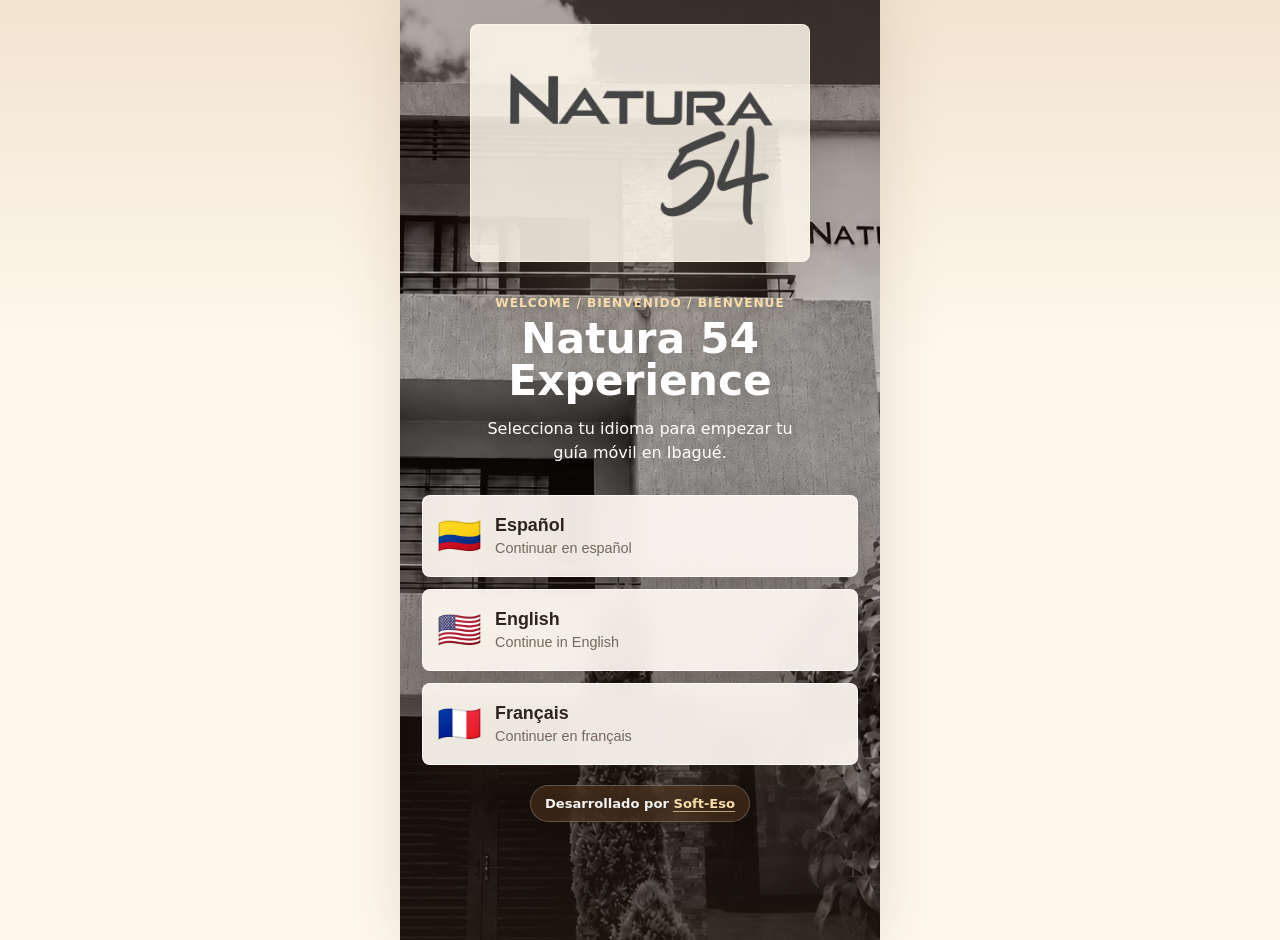
<file: index.html>
<!doctype html>
<html lang="es">
  <head>
    <meta charset="UTF-8" />
    <meta name="viewport" content="width=device-width, initial-scale=1, viewport-fit=cover" />
    <meta name="theme-color" content="#7a5433" />
    <title>Natura 54 Experience</title>
    <link rel="stylesheet" href="styles.css?v=34" />
  </head>
  <body>
    <main class="app-shell">
      <section class="screen language-screen is-active" id="languageScreen" aria-label="Language selection">
        <div class="brand-mark" aria-label="Natura 54 logo">
          <img src="assets/logo-natura.png" alt="Natura 54" />
        </div>
        <div class="language-copy">
          <p class="eyebrow">Welcome / Bienvenido / Bienvenue</p>
          <h1>Natura 54 Experience</h1>
          <p>Selecciona tu idioma para empezar tu guía móvil en Ibagué.</p>
        </div>
        <div class="language-actions">
          <button class="language-card" type="button" data-language="es">
            <span class="flag" aria-hidden="true">🇨🇴</span>
            <span>
              <strong>Español</strong>
              <small>Continuar en español</small>
            </span>
          </button>
          <button class="language-card" type="button" data-language="en">
            <span class="flag" aria-hidden="true">🇺🇸</span>
            <span>
              <strong>English</strong>
              <small>Continue in English</small>
            </span>
          </button>
          <button class="language-card" type="button" data-language="fr">
            <span class="flag" aria-hidden="true">🇫🇷</span>
            <span>
              <strong>Français</strong>
              <small>Continuer en français</small>
            </span>
          </button>
        </div>
        <footer class="site-footer site-footer--light">
          <span data-i18n="developedBy">Desarrollado por</span> <a href="https://www.soft-eso.com/" target="_blank" rel="noreferrer">Soft-Eso</a>
        </footer>
      </section>

      <section class="screen guide-screen" id="guideScreen" aria-label="Natura 54 guide">
        <header class="topbar">
          <button class="icon-button" id="backToLanguage" type="button" aria-label="Cambiar idioma"><svg class="nav-arrow-svg nav-arrow-svg--back" viewBox="0 0 24 24" aria-hidden="true"><path d="M15 5 8 12l7 7" /></svg></button>
          <div>
            <span class="mini-label" data-i18n="topLabel">Guía para huéspedes</span>
            <h1>Natura 54 Experience</h1>
          </div>
          <button class="language-pill" id="languageToggle" type="button">ES</button>
        </header>

        <article class="welcome-panel">
          <section class="hero-actions" aria-label="Acciones principales">
            <button class="navigation-card" id="openChoices" type="button">
              <span class="navigation-card__icon" aria-hidden="true">📍</span>
              <span class="navigation-card__copy">
                <strong data-i18n="exploreNearby">Explora cerca de Natura 54</strong>
                <small data-i18n="exploreNearbyDescription">Restaurantes, compras, turismo y planes</small>
              </span>
              <span class="navigation-card__arrow" aria-hidden="true"><svg class="nav-arrow-svg" viewBox="0 0 24 24"><path d="m9 5 7 7-7 7" /></svg></span>
            </button>
            <a class="navigation-card" href="rooms.html">
              <span class="navigation-card__icon" aria-hidden="true">🏡</span>
              <span class="navigation-card__copy">
                <strong data-i18n="stayWithUs">Quiero alojarme</strong>
                <small data-i18n="stayWithUsDescription">Fotos, información y contacto</small>
              </span>
              <span class="navigation-card__arrow" aria-hidden="true"><svg class="nav-arrow-svg" viewBox="0 0 24 24"><path d="m9 5 7 7-7 7" /></svg></span>
            </a>
          </section>
          <div class="building-photo" aria-label="Fotos de la fachada de Natura 54">
            <figure class="building-slide">
              <img src="assets/fachada1.png" alt="Fachada principal de Natura 54" />
            </figure>
            <figure class="building-slide">
              <img src="assets/fachada2.png" alt="Fachada lateral de Natura 54" />
            </figure>
          </div>
          <div class="building-hint" data-i18n="photoHint">Desliza para ver más fotos</div>
          <div class="content-block">
            <h2 data-i18n="welcomeTitle">Bienvenido a Natura 54 Experience 🌿</h2>
            <p data-i18n-html="welcomeOne">
              <strong>Un lugar, tres espacios para disfrutar de una estadía cómoda y especial:</strong> un apartamento y dos
              apartaestudios, ubicados en una zona privilegiada de Ibagué, en la <strong>Milla de Oro de la ciudad.</strong><br /><br />
              Nuestra ubicación te permite tener todo lo que necesitas muy cerca: <strong>centros comerciales, almacenes de
              cadena, restaurantes, cafés, clínicas, entidades bancarias y diferentes opciones de entretenimiento,</strong>
              <strong>todo muy cerca.</strong>
            </p>
            <p data-i18n-html="welcomeTwo">
              Además, hemos creado esta guía para acompañarte durante tu estadía. Aquí encontrarás <strong>planes turísticos,
              experiencias, gastronomía y lugares recomendados</strong> para descubrir y disfrutar Ibagué.
            </p>
            <p class="closing" data-i18n-html="welcomeThree">
              <strong>Explora nuestras recomendaciones, conoce la ciudad y vive Ibagué de la mejor manera.</strong><br /><br />
              Bienvenido a Natura 54 Experience. <strong>Tu experiencia comienza aquí.</strong>
            </p>
          </div>
        </article>

        <section class="location-band" aria-label="Natura 54 location">
          <div>
            <span class="mini-label" data-i18n="addressLabel">Dirección</span>
            <p>Calle 54 # 7B - 48, Ibagué, Tolima</p>
          </div>
          <a class="route-button" href="https://www.google.com/maps/search/?api=1&query=Calle%2054%20%237B-48%2C%20Ibagu%C3%A9%2C%20Tolima" target="_blank" rel="noreferrer" data-i18n="route">
            Cómo llegar
          </a>
          <a class="route-button whatsapp-button" href="https://api.whatsapp.com/send?phone=573153256089" target="_blank" rel="noreferrer" data-whatsapp>
            WhatsApp
          </a>
        </section>

        <footer class="site-footer">
          <span data-i18n="developedBy">Desarrollado por</span> <a href="https://www.soft-eso.com/" target="_blank" rel="noreferrer">Soft-Eso</a>
        </footer>
      </section>

      <section class="screen choices-screen" id="choicesScreen" aria-label="Opciones de experiencia">
        <header class="topbar">
          <button class="icon-button" id="backToGuide" type="button" aria-label="Volver"><svg class="nav-arrow-svg nav-arrow-svg--back" viewBox="0 0 24 24" aria-hidden="true"><path d="M15 5 8 12l7 7" /></svg></button>
          <div>
            <span class="mini-label" data-i18n="topLabel">Guía para huéspedes</span>
            <h1 data-i18n="whatToday">¿Qué quieres hacer hoy?</h1>
          </div>
          <button class="language-pill" id="choicesLanguageToggle" type="button">ES</button>
        </header>

        <section class="choices-hero">
          <p class="eyebrow">Natura 54</p>
          <h2 data-i18n="chooseTitle">Elige una experiencia</h2>
          <p data-i18n="chooseText">Selecciona una categoría para ver recomendaciones cercanas y organizadas para tu estadía.</p>
        </section>

        <div class="choice-grid choice-grid-page" id="choiceGrid" aria-label="Opciones de experiencia">
          <button class="choice-button choice-gastronomy" type="button" data-category="gastronomy">
            <span class="choice-icon">🍽️</span>
            <span class="choice-arrow" aria-hidden="true"><svg class="nav-arrow-svg" viewBox="0 0 24 24"><path d="m9 5 7 7-7 7" /></svg></span>
            <strong data-i18n="gastronomy">Gastronomía</strong>
            <p data-i18n="gastronomyChoice">Restaurantes, cafés y sabores que no te puedes perder.</p>
          </button>
          <button class="choice-button choice-shopping" type="button" data-category="shopping">
            <span class="choice-icon">🛍️</span>
            <span class="choice-arrow" aria-hidden="true"><svg class="nav-arrow-svg" viewBox="0 0 24 24"><path d="m9 5 7 7-7 7" /></svg></span>
            <strong data-i18n="shopping">Comprar</strong>
            <p data-i18n="shoppingChoice">Tiendas, mercados y servicios útiles cerca de ti.</p>
          </button>
          <button class="choice-button choice-tourism" type="button" data-category="tourism">
            <span class="choice-icon">🌄</span>
            <span class="choice-arrow" aria-hidden="true"><svg class="nav-arrow-svg" viewBox="0 0 24 24"><path d="m9 5 7 7-7 7" /></svg></span>
            <strong data-i18n="tourism">Turismo</strong>
            <p data-i18n="tourismChoice">Atracciones, naturaleza y planes para explorar Ibagué.</p>
          </button>
          <button class="choice-button choice-sports" type="button" data-category="sports">
            <span class="choice-icon">⚽</span>
            <span class="choice-arrow" aria-hidden="true"><svg class="nav-arrow-svg" viewBox="0 0 24 24"><path d="m9 5 7 7-7 7" /></svg></span>
            <strong data-i18n="sports">Deportes</strong>
            <p data-i18n="sportsChoice">Actividades deportivas y lugares para mantenerte activo.</p>
          </button>
        </div>

        <aside class="nearby-note">
          <span aria-hidden="true">📍</span>
          <div>
            <strong data-i18n="nearbyTitle">Recomendaciones cerca de ti</strong>
            <p data-i18n="nearbyText">Todas las sugerencias están organizadas para que aproveches mejor tu tiempo durante tu hospedaje en Natura 54.</p>
          </div>
        </aside>
      </section>

      <section class="screen results-screen" id="resultsScreen" aria-label="Recomendaciones">
        <header class="topbar">
          <button class="icon-button" id="backToChoices" type="button" aria-label="Volver"><svg class="nav-arrow-svg nav-arrow-svg--back" viewBox="0 0 24 24" aria-hidden="true"><path d="M15 5 8 12l7 7" /></svg></button>
          <div>
            <span class="mini-label" data-i18n="topLabel">Guía para huéspedes</span>
            <h1 id="resultsTitle">Recomendaciones</h1>
          </div>
          <button class="language-pill" id="resultsLanguageToggle" type="button">ES</button>
        </header>

        <section class="recommendations" id="recommendations" aria-live="polite"></section>
      </section>
    </main>
    <script src="whatsapp.js?v=4"></script>
    <script src="carousel-indicators.js?v=2"></script>
    <script src="script.js?v=26"></script>
  </body>
</html>
</file>
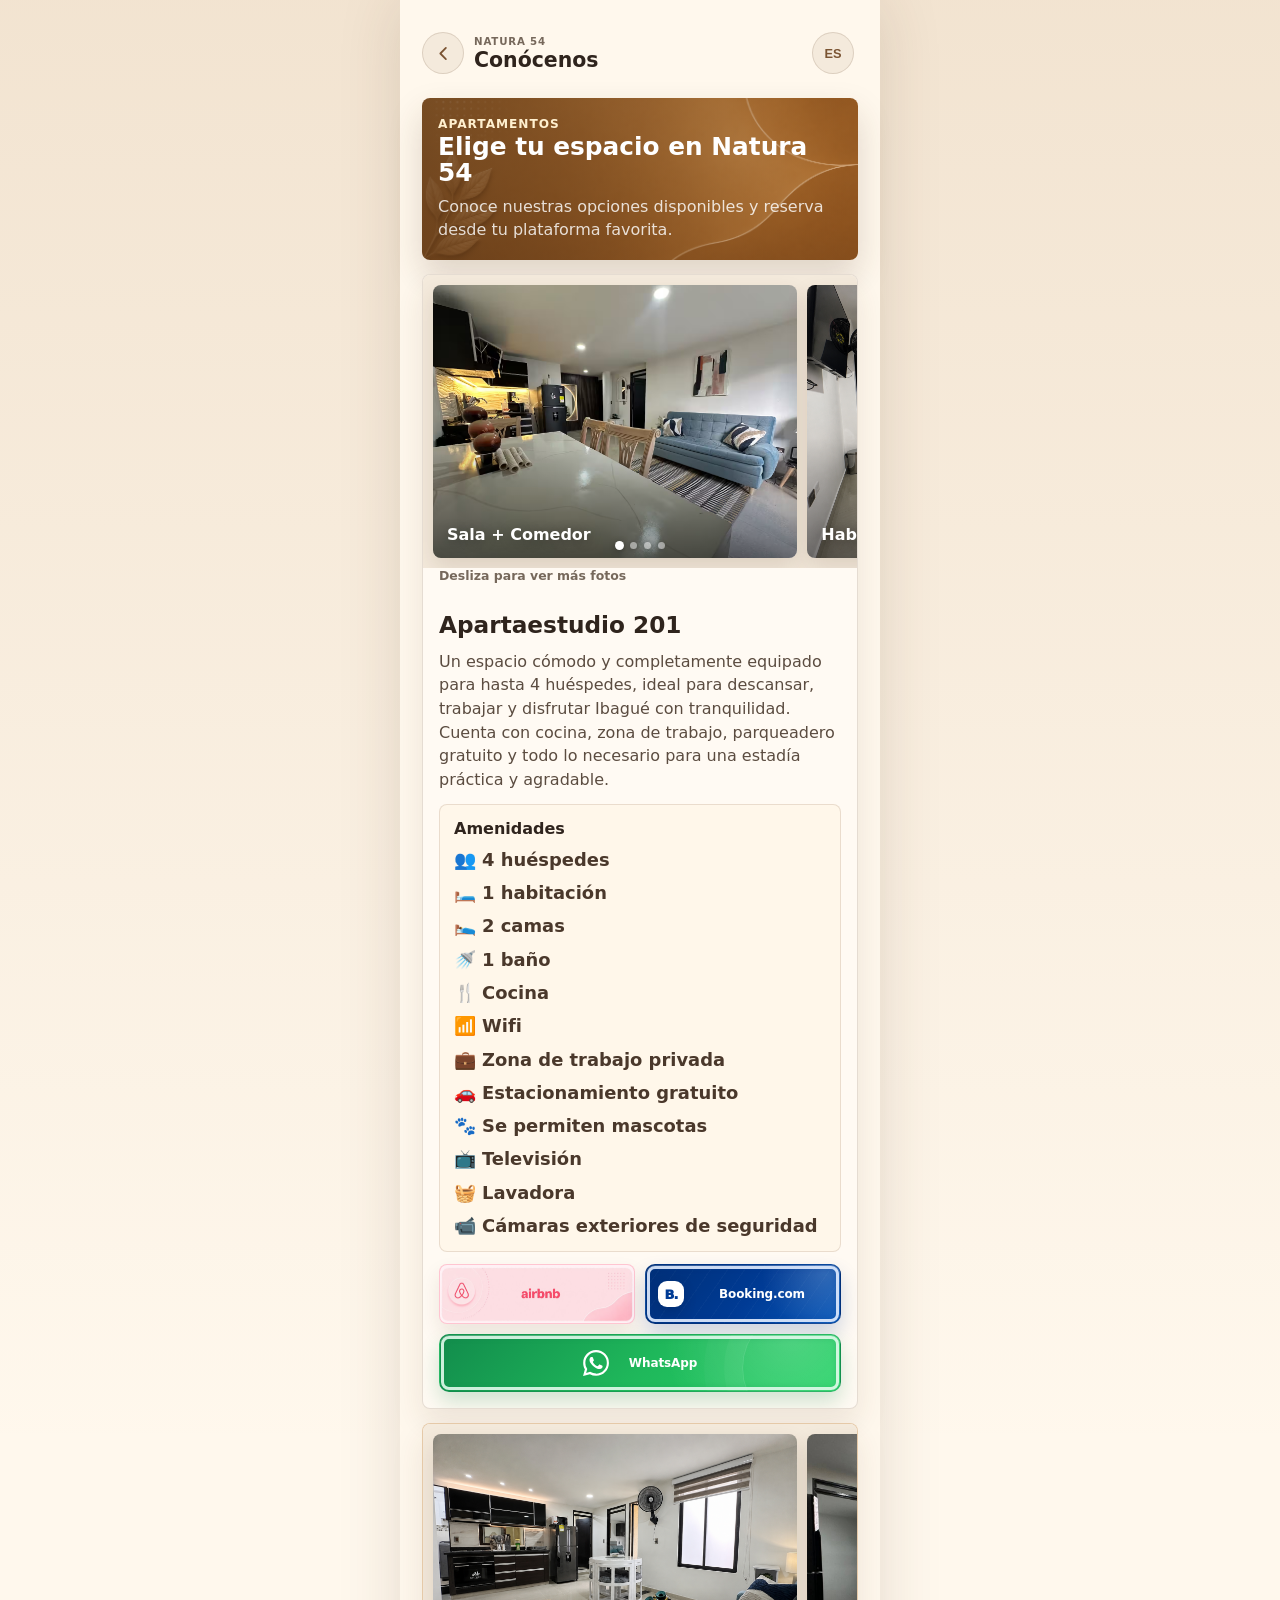
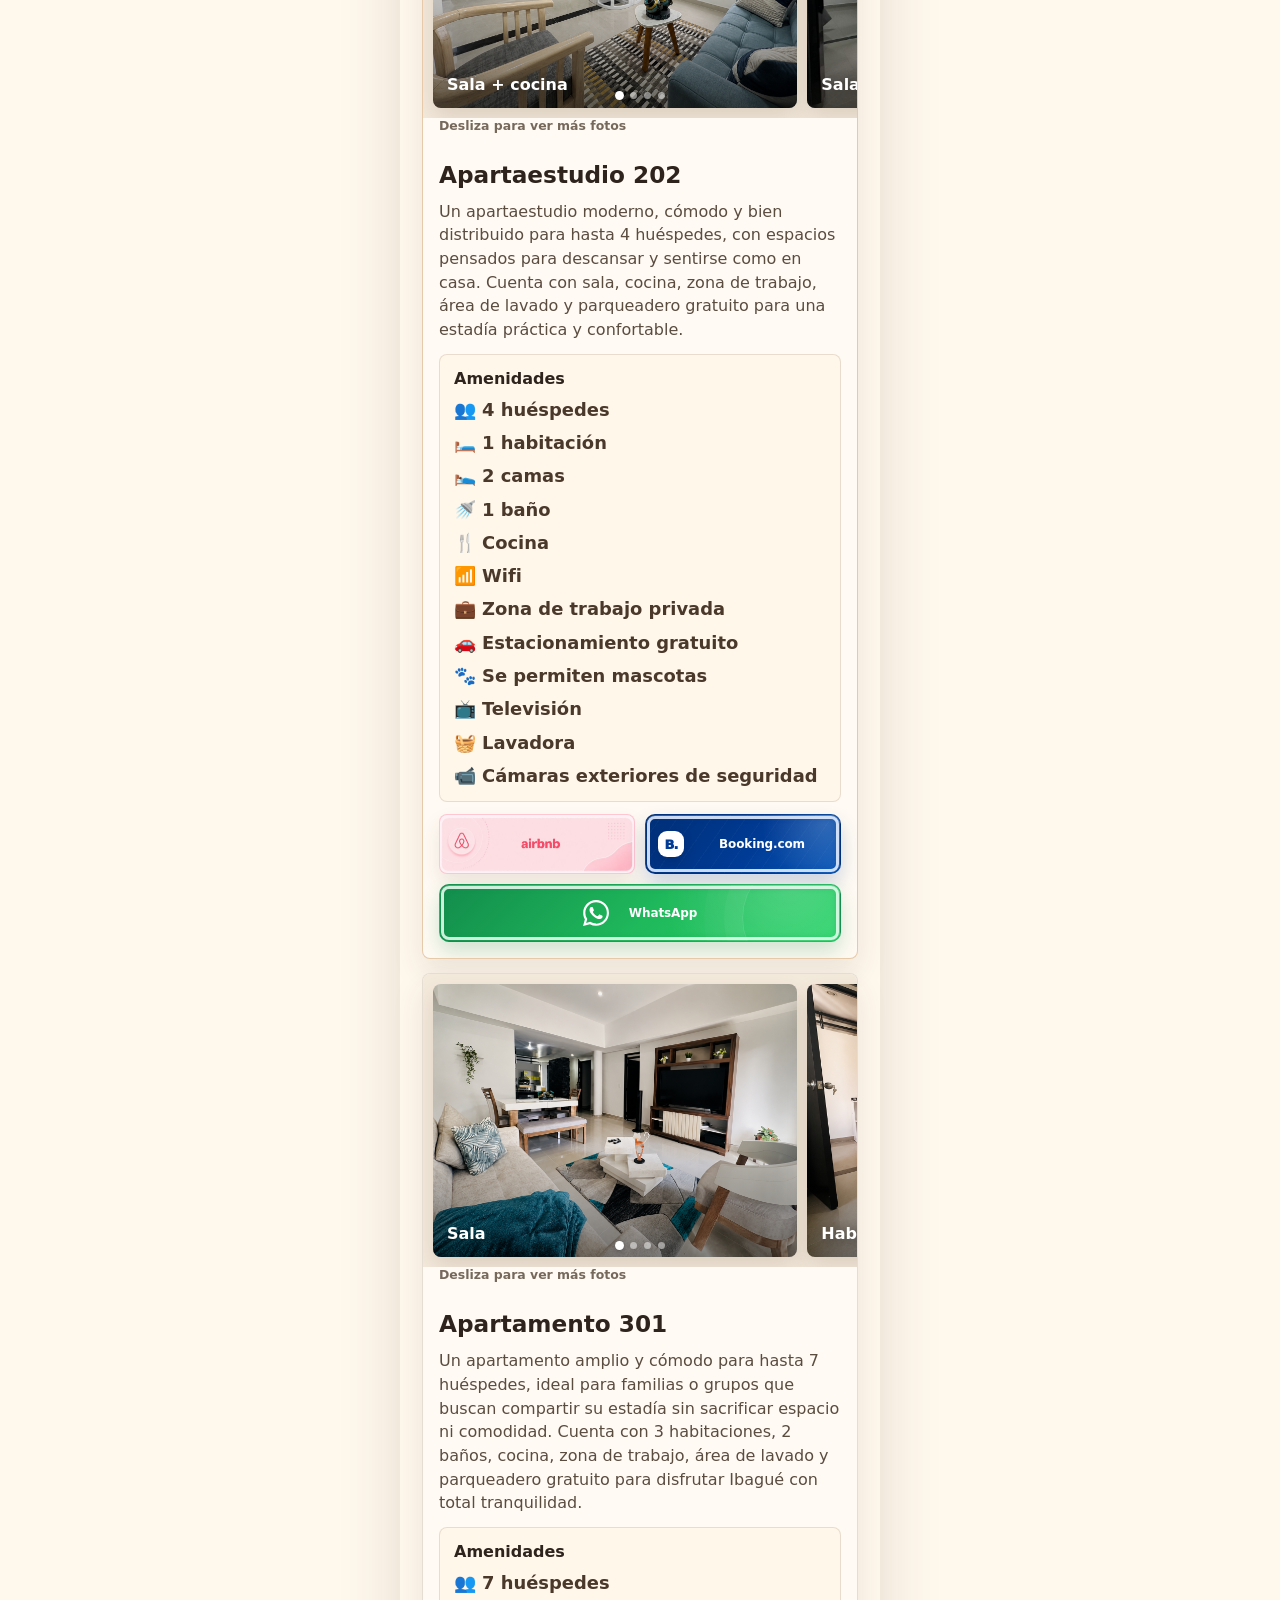
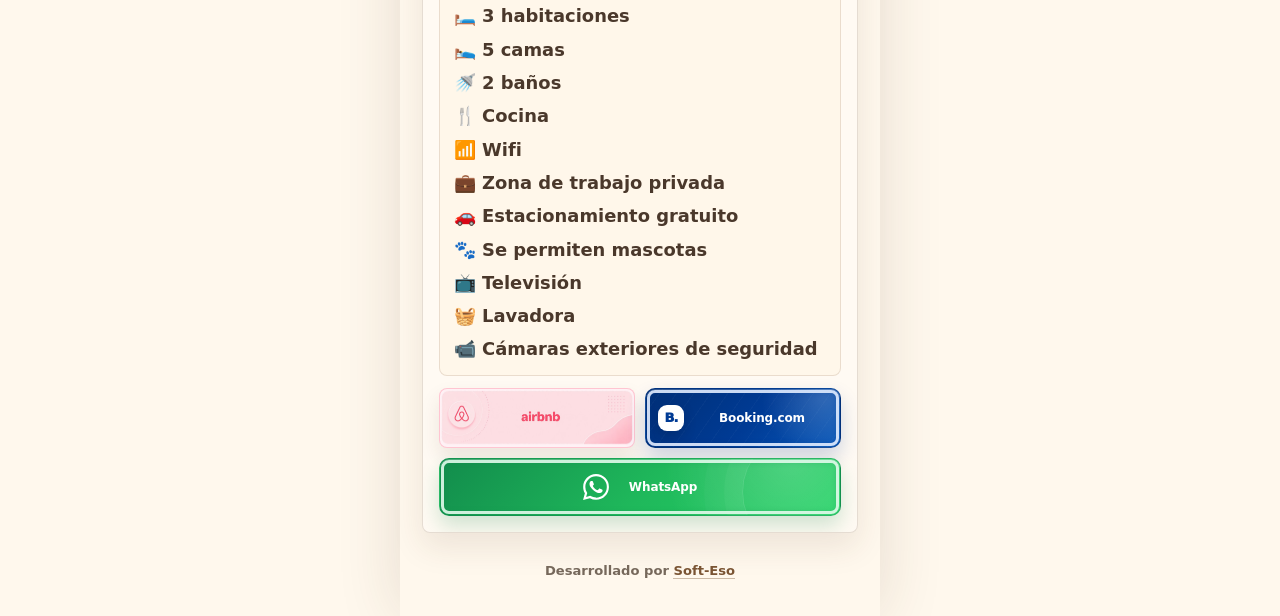
<file: rooms.html>
<!doctype html>
<html lang="es">
  <head>
    <meta charset="UTF-8" />
    <meta name="viewport" content="width=device-width, initial-scale=1, viewport-fit=cover" />
    <meta name="theme-color" content="#7a5433" />
    <title>Apartamentos | Natura 54 Experience</title>
    <link rel="stylesheet" href="styles.css?v=43" />
  </head>
  <body>
    <main class="app-shell rooms-shell">
      <section class="screen rooms-screen is-active" aria-label="Apartamentos Natura 54">
        <header class="topbar rooms-topbar">
          <a class="icon-button" href="index.html#guide" aria-label="Volver" data-room-aria="back"><svg class="nav-arrow-svg nav-arrow-svg--back" viewBox="0 0 24 24" aria-hidden="true"><path d="M15 5 8 12l7 7" /></svg></a>
          <div>
            <span class="mini-label">Natura 54</span>
            <h1 data-room-i18n="pageTitle">Conócenos</h1>
          </div>
          <button class="language-pill" id="roomsLanguagePill" type="button" aria-label="Cambiar idioma">ES</button>
        </header>

        <section class="rooms-hero">
          <p class="eyebrow" data-room-i18n="roomsLabel">Apartamentos</p>
          <h2 data-room-i18n="heroTitle">Elige tu espacio en Natura 54</h2>
          <p data-room-i18n="heroText">Conoce nuestras opciones disponibles y reserva desde tu plataforma favorita.</p>
        </section>

        <section class="room-list">
          <article class="room-card">
            <div class="room-carousel" aria-label="Fotos habitación 201">
              <figure class="room-slide room-photo">
                <img src="assets/rooms/201/sala201.png.avif" alt="Sala y cocina del apartamento 201" />
                <figcaption data-room-i18n="captionLivingDining">Sala + Comedor</figcaption>
              </figure>
              <figure class="room-slide room-photo">
                <img src="assets/rooms/201/bedroom.png" alt="Habitación principal 201" />
                <figcaption data-room-i18n="captionBedroom">Habitación</figcaption>
              </figure>
              <figure class="room-slide room-photo">
                <img src="assets/rooms/201/cocina201.png.avif" alt="Cocina equipada del apartamento 201" />
                <figcaption data-room-i18n="amenityKitchen">Cocina</figcaption>
              </figure>
              <figure class="room-slide room-photo">
                <img src="assets/rooms/201/balcony.png" alt="Balcón de la habitación 201" />
                <figcaption data-room-i18n="captionBalcony">Balcón</figcaption>
              </figure>
            </div>
            <div class="carousel-hint" data-room-i18n="carouselHint">Desliza para ver más fotos</div>
            <div class="room-body">
              <div>
                <h2><span data-room-i18n="studioLabel">Apartaestudio</span> 201</h2>
              </div>
              <p data-room-i18n="room201Description">Un espacio cómodo y completamente equipado para hasta 4 huéspedes, ideal para descansar, trabajar y disfrutar Ibagué con tranquilidad. Cuenta con cocina, zona de trabajo, parqueadero gratuito y todo lo necesario para una estadía práctica y agradable.</p>
              <section class="amenities" aria-label="Amenidades habitación 201">
                <h3 data-room-i18n="amenitiesTitle">Amenidades</h3>
                <ul>
                  <li><span>👥</span><span data-room-i18n="room201Guests">4 huéspedes</span></li>
                  <li><span>🛏️</span><span data-room-i18n="room201Bedrooms">1 habitación</span></li>
                  <li><span>🛌</span><span data-room-i18n="room201Beds">2 camas</span></li>
                  <li><span>🚿</span><span data-room-i18n="room201Baths">1 baño</span></li>
                  <li><span>🍴</span><span data-room-i18n="amenityKitchen">Cocina</span></li>
                  <li><span>📶</span><span data-room-i18n="amenityWifi">Wifi</span></li>
                  <li><span>💼</span><span data-room-i18n="amenityWork">Zona de trabajo privada</span></li>
                  <li><span>🚗</span><span data-room-i18n="amenityParking">Estacionamiento gratuito</span></li>
                  <li><span>🐾</span><span data-room-i18n="amenityPets">Se permiten mascotas</span></li>
                  <li><span>📺</span><span data-room-i18n="amenityTv">Televisión</span></li>
                  <li><span>🧺</span><span data-room-i18n="amenityWasher">Lavadora</span></li>
                  <li><span>📹</span><span data-room-i18n="amenitySecurity">Cámaras exteriores de seguridad</span></li>
                </ul>
              </section>
              <div class="booking-links">
                <a class="brand-link airbnb-link" href="https://www.airbnb.com.co/rooms/1497495519081079909?search_mode=regular_search&adults=1&check_in=2026-08-30&check_out=2026-09-04&children=0&infants=0&pets=0&source_impression_id=p3_1786474091_P3emsEQiIe8faK29&previous_page_section_name=1000&federated_search_id=87cdf92a-8841-42ba-8380-e57bb4dbd674" target="_blank" rel="noreferrer" aria-label="Reservar habitación 201 en Airbnb">
                  <img src="assets/airbnb-removebg-preview.png?v=1" alt="Airbnb" />
                </a>
                <a class="brand-link booking-link" href="https://www.booking.com/hotel/co/202-natura-building-54-studio-apartment-202.es.html?aid=356980&label=gog235jc-10CAsoMkIrMjAyLW5hdHVyYS1idWlsZGluZy01NC1zdHVkaW8tYXBhcnRtZW50LTIwMkgKWANoMogBAZgBM7gBF8gBDNgBA-gBAfgBAYgCAagCAbgCnuHt0wbAAgHSAiRhNTdmZmI4My00NGNiLTRmMTktYmYwOC02MzRkZjZlOGU1ZGPYAgHgAgE&sid=0e6ddf3af3416704961828364ed18fb4&dest_id=-586582&dest_type=city&dist=0&group_adults=2&group_children=0&hapos=1&hpos=1&no_rooms=1&req_adults=2&req_children=0&room1=A%2CA&sb_price_type=total&sr_order=popularity&srepoch=1786474666&srpvid=28ee854fe7e100b2&type=total&ucfs=1&" target="_blank" rel="noreferrer" aria-label="Reservar habitación 201 en Booking">
                  <span>Booking.com</span>
                </a>
                <a class="brand-link whatsapp-link" href="https://api.whatsapp.com/send?phone=573153256089" target="_blank" rel="noreferrer" data-whatsapp data-apartamento="Apartaestudio 201" aria-label="Consultar apartaestudio 201 por WhatsApp">
                  <img class="whatsapp-brand-icon" src="assets/whatsapp-logo.svg?v=2" alt="" aria-hidden="true" />
                  <span>WhatsApp</span>
                </a>
              </div>
            </div>
          </article>

          <article class="room-card featured-room">
            <div class="room-carousel" aria-label="Fotos habitación 202">
              <figure class="room-slide room-photo">
                <img src="assets/rooms/202/living-kitchen.png" alt="Sala, comedor y cocina de la habitación 202" />
                <figcaption data-room-i18n="captionLivingKitchen">Sala + cocina</figcaption>
              </figure>
              <figure class="room-slide room-photo">
                <img src="assets/rooms/202/comedor.png" alt="Sala y comedor del apartaestudio 202" />
                <figcaption data-room-i18n="captionLivingDining">Sala + Comedor</figcaption>
              </figure>
              <figure class="room-slide room-photo">
                <img src="assets/rooms/202/bedroom.png" alt="Habitación principal 202" />
                <figcaption data-room-i18n="captionBedroom">Habitación</figcaption>
              </figure>
              <figure class="room-slide room-photo">
                <img src="assets/rooms/202/bathroom.png" alt="Baño de la habitación 202" />
                <figcaption data-room-i18n="captionBathroom">Baño</figcaption>
              </figure>
            </div>
            <div class="carousel-hint" data-room-i18n="carouselHint">Desliza para ver más fotos</div>
            <div class="room-body">
              <div>
                <h2><span data-room-i18n="studioLabel">Apartaestudio</span> 202</h2>
              </div>
              <p data-room-i18n="room202Description">Un apartaestudio moderno, cómodo y bien distribuido para hasta 4 huéspedes, con espacios pensados para descansar y sentirse como en casa. Cuenta con sala, cocina, zona de trabajo, área de lavado y parqueadero gratuito para una estadía práctica y confortable.</p>
              <section class="amenities" aria-label="Amenidades habitación 202">
                <h3 data-room-i18n="amenitiesTitle">Amenidades</h3>
                <ul>
                  <li><span>👥</span><span data-room-i18n="room202Guests">4 huéspedes</span></li>
                  <li><span>🛏️</span><span data-room-i18n="room202Bedrooms">1 habitación</span></li>
                  <li><span>🛌</span><span data-room-i18n="room202Beds">2 camas</span></li>
                  <li><span>🚿</span><span data-room-i18n="room202Baths">1 baño</span></li>
                  <li><span>🍴</span><span data-room-i18n="amenityKitchen">Cocina</span></li>
                  <li><span>📶</span><span data-room-i18n="amenityWifi">Wifi</span></li>
                  <li><span>💼</span><span data-room-i18n="amenityWork">Zona de trabajo privada</span></li>
                  <li><span>🚗</span><span data-room-i18n="amenityParking">Estacionamiento gratuito</span></li>
                  <li><span>🐾</span><span data-room-i18n="amenityPets">Se permiten mascotas</span></li>
                  <li><span>📺</span><span data-room-i18n="amenityTv">Televisión</span></li>
                  <li><span>🧺</span><span data-room-i18n="amenityWasher">Lavadora</span></li>
                  <li><span>📹</span><span data-room-i18n="amenitySecurity">Cámaras exteriores de seguridad</span></li>
                </ul>
              </section>
              <div class="booking-links">
                <a class="brand-link airbnb-link" href="https://www.airbnb.mx/rooms/1437152168279983301?source_impression_id=p3_1786474727_P39aBkLeNNtizBtL" target="_blank" rel="noreferrer" aria-label="Reservar habitación 202 en Airbnb">
                  <img src="assets/airbnb-removebg-preview.png?v=1" alt="Airbnb" />
                </a>
                <a class="brand-link booking-link" href="https://www.booking.com/hotel/co/202-apartaestudio-edificio-natura-54-cercano-centro-comerciales.es.html?aid=356980&label=[base64]&sid=0e6ddf3af3416704961828364ed18fb4&dest_id=-586582&dest_type=city&dist=0&group_adults=2&group_children=0&hapos=1&hpos=1&no_rooms=1&req_adults=2&req_children=0&room1=A%2CA&sb_price_type=total&sr_order=popularity&srepoch=1786474738&srpvid=56a08574991d0164&type=total&ucfs=1&" target="_blank" rel="noreferrer" aria-label="Reservar habitación 202 en Booking">
                  <span>Booking.com</span>
                </a>
                <a class="brand-link whatsapp-link" href="https://api.whatsapp.com/send?phone=573153256089" target="_blank" rel="noreferrer" data-whatsapp data-apartamento="Apartaestudio 202" aria-label="Consultar apartaestudio 202 por WhatsApp">
                  <img class="whatsapp-brand-icon" src="assets/whatsapp-logo.svg?v=2" alt="" aria-hidden="true" />
                  <span>WhatsApp</span>
                </a>
              </div>
            </div>
          </article>

          <article class="room-card">
            <div class="room-carousel" aria-label="Fotos habitación 301">
              <figure class="room-slide room-photo">
                <img src="assets/rooms/301/living-room.png" alt="Sala de la habitación 301" />
                <figcaption data-room-i18n="captionLiving">Sala</figcaption>
              </figure>
              <figure class="room-slide room-photo">
                <img src="assets/rooms/301/bedroom.png" alt="Habitación principal 301" />
                <figcaption data-room-i18n="captionBedroom">Habitación</figcaption>
              </figure>
              <figure class="room-slide room-photo">
                <img src="assets/rooms/301/balcony.png" alt="Balcón de la habitación 301" />
                <figcaption data-room-i18n="captionBalcony">Balcón</figcaption>
              </figure>
              <figure class="room-slide room-photo">
                <img src="assets/rooms/301/bathroom.png" alt="Baño de la habitación 301" />
                <figcaption data-room-i18n="captionBathroom">Baño</figcaption>
              </figure>
            </div>
            <div class="carousel-hint" data-room-i18n="carouselHint">Desliza para ver más fotos</div>
            <div class="room-body">
              <div>
                <h2><span data-room-i18n="roomLabel">Apartamento</span> 301</h2>
              </div>
              <p data-room-i18n="room301Description">Un apartamento amplio y cómodo para hasta 7 huéspedes, ideal para familias o grupos que buscan compartir su estadía sin sacrificar espacio ni comodidad. Cuenta con 3 habitaciones, 2 baños, cocina, zona de trabajo, área de lavado y parqueadero gratuito para disfrutar Ibagué con total tranquilidad.</p>
              <section class="amenities" aria-label="Amenidades habitación 301">
                <h3 data-room-i18n="amenitiesTitle">Amenidades</h3>
                <ul>
                  <li><span>👥</span><span data-room-i18n="room301Guests">7 huéspedes</span></li>
                  <li><span>🛏️</span><span data-room-i18n="room301Bedrooms">3 habitaciones</span></li>
                  <li><span>🛌</span><span data-room-i18n="room301Beds">5 camas</span></li>
                  <li><span>🚿</span><span data-room-i18n="room301Baths">2 baños</span></li>
                  <li><span>🍴</span><span data-room-i18n="amenityKitchen">Cocina</span></li>
                  <li><span>📶</span><span data-room-i18n="amenityWifi">Wifi</span></li>
                  <li><span>💼</span><span data-room-i18n="amenityWork">Zona de trabajo privada</span></li>
                  <li><span>🚗</span><span data-room-i18n="amenityParking">Estacionamiento gratuito</span></li>
                  <li><span>🐾</span><span data-room-i18n="amenityPets">Se permiten mascotas</span></li>
                  <li><span>📺</span><span data-room-i18n="amenityTv">Televisión</span></li>
                  <li><span>🧺</span><span data-room-i18n="amenityWasher">Lavadora</span></li>
                  <li><span>📹</span><span data-room-i18n="amenitySecurity">Cámaras exteriores de seguridad</span></li>
                </ul>
              </section>
              <div class="booking-links">
                <a class="brand-link airbnb-link" href="https://www.airbnb.com.co/rooms/1184149691220047184?source_impression_id=p3_1786474799_P3CTeAEZlpXwRNsm" target="_blank" rel="noreferrer" aria-label="Reservar habitación 301 en Airbnb">
                  <img src="assets/airbnb-removebg-preview.png?v=1" alt="Airbnb" />
                </a>
                <a class="brand-link booking-link" href="https://www.booking.com/hotel/co/apartamento-centros-comerciales.es.html?aid=356980&label=gog235jc-10CAsoMkIfYXBhcnRhbWVudG8tY2VudHJvcy1jb21lcmNpYWxlc0gKWANoMogBAZgBM7gBF8gBDNgBA-gBAfgBAYgCAagCAbgCsd3t0wbAAgHSAiQ1ODc4MTRhNy0wZmExLTRjNjEtYjYzNS0xZTk1YTY0M2IxYWLYAgHgAgE&sid=0e6ddf3af3416704961828364ed18fb4&dest_id=14755066&dest_type=hotel&dist=0&group_adults=2&group_children=0&hapos=1&hpos=1&no_rooms=1&req_adults=2&req_children=0&room1=A%2CA&sb_price_type=total&sr_order=popularity&srepoch=1786474223&srpvid=3832846e7b78016d&type=total&ucfs=1&" target="_blank" rel="noreferrer" aria-label="Reservar habitación 301 en Booking">
                  <span>Booking.com</span>
                </a>
                <a class="brand-link whatsapp-link" href="https://api.whatsapp.com/send?phone=573153256089" target="_blank" rel="noreferrer" data-whatsapp data-apartamento="Apartamento 301" aria-label="Consultar apartamento 301 por WhatsApp">
                  <img class="whatsapp-brand-icon" src="assets/whatsapp-logo.svg?v=2" alt="" aria-hidden="true" />
                  <span>WhatsApp</span>
                </a>
              </div>
            </div>
          </article>
        </section>

        <footer class="site-footer">
          <span data-room-i18n="developedBy">Desarrollado por</span> <a href="https://www.soft-eso.com/" target="_blank" rel="noreferrer">Soft-Eso</a>
        </footer>
      </section>
    </main>
    <script src="whatsapp.js?v=4"></script>
    <script src="carousel-indicators.js?v=2"></script>
    <script src="rooms.js?v=9"></script>
  </body>
</html>
</file>
<file: styles.css>
:root {
  --ink: #2f241d;
  --muted: #76685b;
  --paper: #fff8ed;
  --leaf: #7a5433;
  --leaf-2: #b78650;
  --sun: #c99357;
  --mist: #f4eadc;
  --line: rgba(94, 65, 39, 0.16);
  --shadow: 0 18px 48px rgba(80, 52, 29, 0.18);
  --fast: 180ms ease;
  --smooth: 420ms cubic-bezier(0.2, 0.8, 0.2, 1);
}

* {
  box-sizing: border-box;
}

html {
  min-height: 100%;
  background: #e7d8c4;
}

body {
  min-height: 100vh;
  margin: 0;
  font-family: Inter, ui-sans-serif, system-ui, -apple-system, BlinkMacSystemFont, "Segoe UI", sans-serif;
  color: var(--ink);
  background:
    linear-gradient(180deg, rgba(184, 135, 80, 0.18), transparent 38%),
    var(--paper);
}

body::before {
  content: "";
  position: fixed;
  inset: 0;
  z-index: -1;
  background:
    radial-gradient(circle at 12% 18%, rgba(201, 147, 87, 0.24), transparent 24%),
    radial-gradient(circle at 90% 14%, rgba(122, 84, 51, 0.14), transparent 26%),
    linear-gradient(180deg, transparent, rgba(121, 88, 57, 0.09));
}

button,
a {
  -webkit-tap-highlight-color: transparent;
}

.app-shell {
  width: min(100%, 480px);
  min-height: 100vh;
  margin: 0 auto;
  background: var(--paper);
  box-shadow: 0 0 60px rgba(80, 52, 29, 0.14);
}

.screen {
  display: none;
  min-height: 100vh;
  min-height: 100svh;
  padding: max(24px, env(safe-area-inset-top)) 18px max(28px, env(safe-area-inset-bottom));
}

.screen.is-active {
  display: block;
  animation: screenIn 420ms ease both;
}

.language-screen {
  align-content: center;
  position: relative;
  overflow: hidden;
  padding-bottom: calc(118px + env(safe-area-inset-bottom));
  background: #2f241d;
}

.language-screen::before {
  content: "";
  position: absolute;
  inset: 0;
  background: url("assets/natura-54-portada-azul.png") center 18% / cover no-repeat;
  filter: grayscale(1) contrast(1.18) brightness(0.86);
  opacity: 1;
  transform: scale(1.02);
}

.language-screen::after {
  content: "";
  position: absolute;
  inset: 0;
  background:
    linear-gradient(180deg, rgba(62, 39, 23, 0.3), rgba(76, 51, 31, 0.12) 48%, rgba(49, 33, 22, 0.56)),
    radial-gradient(circle at 50% 27%, rgba(255, 244, 226, 0.22), transparent 28%);
}

.language-screen > * {
  position: relative;
  z-index: 1;
}

.brand-mark {
  width: min(100%, 340px);
  margin: 0 auto 34px;
  padding: 26px 18px;
  color: var(--ink);
  text-align: center;
  background: rgba(255, 248, 237, 0.86);
  border: 1px solid rgba(255, 244, 226, 0.82);
  border-radius: 8px;
  box-shadow: var(--shadow);
  animation: floatLogo 5.5s ease-in-out infinite;
}

.brand-mark img {
  display: block;
  width: 100%;
  height: auto;
  max-height: 184px;
  object-fit: contain;
}

.brand-word {
  display: block;
  font-size: clamp(2.5rem, 15vw, 4.8rem);
  font-weight: 900;
  line-height: 0.82;
  letter-spacing: 0;
}

.brand-number {
  display: block;
  margin-top: 4px;
  font-family: "Segoe Print", "Comic Sans MS", cursive;
  font-size: clamp(4.5rem, 30vw, 8.6rem);
  line-height: 0.78;
  transform: rotate(-4deg);
}

.language-copy {
  color: white;
  text-align: center;
  text-shadow: 0 1px 18px rgba(0, 0, 0, 0.22);
}

.eyebrow,
.mini-label {
  margin: 0 0 8px;
  color: var(--leaf-2);
  font-size: 0.76rem;
  font-weight: 800;
  letter-spacing: 0.08em;
  text-transform: uppercase;
}

.language-copy .eyebrow {
  color: #f7dba8;
}

.language-copy h1,
.topbar h1 {
  margin: 0;
  font-size: clamp(1.95rem, 8vw, 2.65rem);
  line-height: 1;
  letter-spacing: 0;
}

.language-copy p:last-child {
  max-width: 310px;
  margin: 14px auto 0;
  font-size: 1rem;
  line-height: 1.5;
}

.language-actions {
  display: grid;
  gap: 12px;
  margin-top: 30px;
}

.language-card {
  display: grid;
  grid-template-columns: 58px 1fr;
  align-items: center;
  min-height: 82px;
  padding: 14px;
  color: var(--ink);
  text-align: left;
  background: rgba(255, 250, 242, 0.92);
  backdrop-filter: blur(10px);
  border: 1px solid rgba(255, 255, 255, 0.82);
  border-radius: 8px;
  box-shadow: 0 14px 32px rgba(80, 52, 29, 0.16);
  transition: transform var(--fast), box-shadow var(--fast), border-color var(--fast);
}

.language-card:active,
.choice-button:active,
.primary-action:active,
.route-button:active,
.map-link:active,
.icon-button:active,
.language-pill:active {
  transform: scale(0.98);
}

.language-card:hover {
  border-color: rgba(201, 147, 87, 0.58);
  box-shadow: 0 18px 40px rgba(80, 52, 29, 0.2);
}

.flag {
  font-size: 2.25rem;
}

.language-card strong,
.language-card small {
  display: block;
}

.language-card strong {
  font-size: 1.12rem;
}

.language-card small {
  margin-top: 4px;
  color: var(--muted);
  font-size: 0.9rem;
}

.guide-screen {
  padding-inline: 14px;
}

.site-footer {
  width: fit-content;
  max-width: calc(100% - 24px);
  margin: 20px auto 0;
  padding: 10px 14px;
  color: var(--muted);
  font-size: 0.82rem;
  font-weight: 700;
  text-align: center;
  border-radius: 999px;
}

.site-footer--light {
  color: rgba(255, 255, 255, 0.94);
  background: rgba(80, 52, 29, 0.56);
  border: 1px solid rgba(255, 255, 255, 0.22);
  backdrop-filter: blur(12px);
  box-shadow: 0 12px 28px rgba(0, 0, 0, 0.14);
  text-shadow: 0 1px 12px rgba(0, 0, 0, 0.22);
}

.site-footer a {
  color: var(--leaf);
  font-weight: 900;
  text-decoration: none;
  border-bottom: 1px solid rgba(122, 84, 51, 0.38);
}

.site-footer--light a {
  color: #f7dba8;
  border-bottom-color: rgba(247, 219, 168, 0.72);
}

.topbar {
  display: grid;
  grid-template-columns: 42px 1fr 46px;
  align-items: center;
  gap: 10px;
  margin-bottom: 16px;
  position: sticky;
  top: 0;
  z-index: 5;
  padding: 8px 0;
  background: rgba(255, 248, 237, 0.9);
  backdrop-filter: blur(14px);
}

.topbar h1 {
  font-size: 1.28rem;
}

.mini-label {
  display: block;
  margin-bottom: 3px;
  color: var(--muted);
  font-size: 0.64rem;
}

.icon-button,
.language-pill {
  width: 42px;
  height: 42px;
  color: var(--leaf);
  font-size: 1.8rem;
  font-weight: 800;
  background: var(--mist);
  border: 1px solid var(--line);
  border-radius: 999px;
}

.icon-button {
  display: flex;
  align-items: center;
  justify-content: center;
  padding: 0;
  line-height: 0;
}

.nav-arrow-svg {
  display: block;
  width: 48%;
  height: 48%;
  overflow: visible;
  fill: none;
  stroke: currentColor;
  stroke-width: 2.25;
  stroke-linecap: round;
  stroke-linejoin: round;
  vector-effect: non-scaling-stroke;
}

.icon-button .nav-arrow-svg {
  width: 19px;
  height: 19px;
}

.language-pill {
  font-size: 0.8rem;
}

.welcome-panel {
  overflow: hidden;
  border: 1px solid var(--line);
  border-radius: 8px;
  background: #fffaf3;
  box-shadow: 0 18px 40px rgba(80, 52, 29, 0.12);
  animation: liftIn 520ms ease both;
}

.hero-actions {
  display: grid;
  grid-template-columns: 1fr;
  gap: 11px;
  padding: 14px;
  background:
    radial-gradient(circle at 100% 0, rgba(183, 134, 80, 0.13), transparent 42%),
    linear-gradient(180deg, rgba(255, 250, 243, 0.98), rgba(247, 237, 223, 0.94));
  border-bottom: 1px solid var(--line);
}

.navigation-card {
  --card-accent: #8b5e37;
  --card-accent-soft: #d7aa70;
  display: grid;
  grid-template-columns: 42px minmax(0, 1fr) auto;
  align-items: center;
  gap: 13px;
  width: 100%;
  min-height: 70px;
  padding: 9px 15px 9px 12px;
  color: white;
  text-align: left;
  text-decoration: none;
  background:
    radial-gradient(circle at 100% 0, rgba(255, 231, 197, 0.18), transparent 38%),
    linear-gradient(135deg, #6d482b 0%, #8b5e37 52%, #b78650 100%);
  border: 1px solid rgba(91, 56, 30, 0.32);
  border-radius: 14px;
  box-shadow:
    0 10px 24px rgba(80, 52, 29, 0.2),
    inset 0 1px 0 rgba(255, 255, 255, 0.22);
  cursor: pointer;
  position: relative;
  isolation: isolate;
  overflow: hidden;
  transition: transform var(--fast), box-shadow var(--fast), border-color var(--fast), background var(--fast);
}

.navigation-card::before {
  content: "";
  position: absolute;
  inset: 10px auto 10px 0;
  width: 3px;
  background: linear-gradient(180deg, transparent, #f4d4aa, transparent);
  border-radius: 0 999px 999px 0;
  opacity: 0.82;
}

.navigation-card::after {
  content: "";
  position: absolute;
  z-index: -1;
  top: -36px;
  right: -32px;
  width: 100px;
  height: 100px;
  background: #f5d7af;
  border-radius: 50%;
  opacity: 0.32;
  transition: transform var(--smooth), opacity var(--fast);
}

.navigation-card__icon {
  display: grid;
  width: 42px;
  height: 42px;
  place-items: center;
  font-size: 1.28rem;
  background: rgba(255, 248, 237, 0.94);
  border: 1px solid rgba(255, 255, 255, 0.34);
  border-radius: 13px;
  box-shadow:
    0 6px 14px rgba(55, 31, 14, 0.22),
    inset 0 1px 0 white;
  transition: transform var(--fast), box-shadow var(--fast);
}

.navigation-card__copy {
  display: grid;
  min-width: 0;
  gap: 3px;
}

.navigation-card__copy strong {
  color: white;
  font-size: 1rem;
  font-weight: 850;
  line-height: 1.18;
  letter-spacing: -0.01em;
}

.navigation-card__copy small {
  color: rgba(255, 248, 238, 0.86);
  font-size: 0.79rem;
  font-weight: 650;
  line-height: 1.35;
}

.navigation-card__arrow {
  display: flex;
  align-items: center;
  justify-content: center;
  width: 30px;
  height: 30px;
  color: white;
  font-size: 1.65rem;
  line-height: 1;
  background: rgba(255, 255, 255, 0.14);
  border: 1px solid rgba(255, 255, 255, 0.22);
  border-radius: 50%;
  transition: transform var(--fast);
}

.navigation-card:hover {
  transform: translateY(-3px);
  border-color: rgba(91, 56, 30, 0.56);
  box-shadow:
    0 16px 30px rgba(80, 52, 29, 0.27),
    inset 0 1px 0 rgba(255, 255, 255, 0.26);
}

.navigation-card:hover::after {
  transform: scale(1.18);
  opacity: 0.46;
}

.navigation-card:hover .navigation-card__icon {
  transform: rotate(-3deg) scale(1.04);
  box-shadow: 0 9px 18px rgba(55, 31, 14, 0.28);
}

.navigation-card:hover .navigation-card__arrow {
  transform: translateX(3px);
}

.navigation-card:active {
  transform: translateY(0) scale(0.985);
  box-shadow: 0 5px 12px rgba(80, 52, 29, 0.1);
}

.navigation-card:focus-visible {
  outline: 3px solid rgba(139, 94, 55, 0.3);
  outline-offset: 2px;
}

.building-photo {
  display: grid;
  grid-auto-flow: column;
  grid-auto-columns: 100%;
  overflow-x: auto;
  overscroll-behavior-inline: contain;
  scroll-snap-type: inline mandatory;
  scrollbar-width: none;
  min-height: 335px;
  position: relative;
}

.building-photo::-webkit-scrollbar {
  display: none;
}

.carousel-indicators {
  position: relative;
  z-index: 3;
  display: flex;
  width: 100%;
  height: 0;
  align-items: center;
  justify-content: center;
  gap: 7px;
  transform: translateY(-22px);
  pointer-events: none;
}

.carousel-indicator {
  width: 7px;
  height: 7px;
  flex: 0 0 auto;
  border-radius: 50%;
  background: #fff;
  box-shadow: 0 1px 5px rgba(0, 0, 0, 0.32);
  opacity: 0.48;
  transition: opacity 180ms ease, transform 180ms ease;
}

.carousel-indicator.is-active {
  opacity: 1;
  transform: scale(1.28);
}

.building-slide.is-expandable,
.room-slide.is-expandable {
  cursor: zoom-in;
}

.building-slide.is-expandable:focus-visible,
.room-slide.is-expandable:focus-visible {
  outline: 3px solid rgba(255, 255, 255, 0.88);
  outline-offset: -5px;
}

.photo-viewer {
  position: fixed;
  inset: 0;
  z-index: 1000;
  display: none;
  align-items: stretch;
  justify-content: center;
  color: white;
  background: rgba(9, 8, 7, 0.96);
  overscroll-behavior: contain;
}

.photo-viewer.is-open {
  display: flex;
}

.photo-viewer__track {
  display: grid;
  width: 100%;
  height: 100%;
  grid-auto-flow: column;
  grid-auto-columns: 100%;
  overflow-x: auto;
  overflow-y: hidden;
  cursor: grab;
  scrollbar-width: none;
  scroll-snap-type: inline mandatory;
  touch-action: pan-x;
}

.photo-viewer__track::-webkit-scrollbar {
  display: none;
}

.photo-viewer__track.is-dragging {
  cursor: grabbing;
  scroll-snap-type: none;
  user-select: none;
}

.photo-viewer__slide {
  display: flex;
  width: 100%;
  height: 100%;
  margin: 0;
  padding: max(64px, env(safe-area-inset-top)) 18px max(64px, env(safe-area-inset-bottom));
  align-items: center;
  justify-content: center;
  box-sizing: border-box;
  scroll-snap-align: center;
  scroll-snap-stop: always;
}

.photo-viewer__slide img {
  display: block;
  max-width: 100%;
  max-height: 100%;
  width: auto;
  height: auto;
  object-fit: contain;
  user-select: none;
  -webkit-user-drag: none;
}

.photo-viewer__close,
.photo-viewer__arrow {
  position: absolute;
  z-index: 2;
  display: flex;
  align-items: center;
  justify-content: center;
  padding: 0;
  color: white;
  background: rgba(22, 19, 17, 0.52);
  border: 1px solid rgba(255, 255, 255, 0.24);
  border-radius: 50%;
  box-shadow: 0 7px 18px rgba(0, 0, 0, 0.2);
  backdrop-filter: blur(7px);
  cursor: pointer;
}

.photo-viewer__close {
  top: max(16px, env(safe-area-inset-top));
  right: max(16px, env(safe-area-inset-right));
  width: 38px;
  height: 38px;
  font-size: 1.65rem;
  font-weight: 300;
  line-height: 1;
}

.photo-viewer__arrow {
  top: 50%;
  width: 44px;
  height: 44px;
  transform: translateY(-50%);
}

.photo-viewer__arrow--previous {
  left: max(16px, env(safe-area-inset-left));
}

.photo-viewer__arrow--next {
  right: max(16px, env(safe-area-inset-right));
}

.photo-viewer__arrow svg {
  width: 20px;
  height: 20px;
  fill: none;
  stroke: currentColor;
  stroke-width: 2.25;
  stroke-linecap: round;
  stroke-linejoin: round;
}

.photo-viewer__arrow:disabled {
  opacity: 0.2;
  cursor: default;
}

.photo-viewer__indicators {
  position: absolute;
  z-index: 2;
  left: 50%;
  bottom: max(24px, env(safe-area-inset-bottom));
  display: flex;
  align-items: center;
  justify-content: center;
  gap: 8px;
  transform: translateX(-50%);
  pointer-events: none;
}

.photo-viewer__indicator {
  width: 7px;
  height: 7px;
  flex: 0 0 auto;
  background: white;
  border-radius: 50%;
  box-shadow: 0 1px 5px rgba(0, 0, 0, 0.45);
  opacity: 0.42;
  transition: opacity 180ms ease, transform 180ms ease;
}

.photo-viewer__indicator.is-active {
  opacity: 1;
  transform: scale(1.3);
}

@media (max-width: 700px) {
  .photo-viewer__arrow {
    display: none;
  }

  .photo-viewer__slide {
    padding-inline: 0;
  }
}

@media (prefers-reduced-motion: reduce) {
  .carousel-indicator,
  .photo-viewer__indicator {
    transition: none;
  }
}

.building-slide {
  min-height: 335px;
  margin: 0;
  scroll-snap-align: center;
  position: relative;
  overflow: hidden;
}

.building-slide img {
  display: block;
  width: 100%;
  height: 100%;
  min-height: 335px;
  object-fit: cover;
  object-position: center;
}

.building-slide::after {
  content: "";
  position: absolute;
  inset: 0;
  background: linear-gradient(180deg, rgba(0, 0, 0, 0), rgba(12, 30, 24, 0.14));
  pointer-events: none;
}

.building-photo::before {
  content: "";
  position: absolute;
  bottom: 0;
  left: 0;
  right: 0;
  height: 58px;
  background: linear-gradient(180deg, transparent, rgba(0, 0, 0, 0.2));
  pointer-events: none;
  z-index: 1;
}

.building-photo::after {
  content: "";
  position: absolute;
  inset: 0;
  background: linear-gradient(115deg, transparent 0 34%, rgba(255, 255, 255, 0.28) 45%, transparent 58%);
  transform: translateX(-120%);
  animation: photoSheen 6.5s ease-in-out infinite;
  pointer-events: none;
  z-index: 1;
}

.building-hint {
  padding: 8px 16px 0;
  color: var(--muted);
  font-size: 0.76rem;
  font-weight: 800;
}

.photo-badge {
  position: absolute;
  left: 14px;
  bottom: 14px;
  z-index: 1;
  display: grid;
  gap: 2px;
  padding: 10px 12px;
  color: white;
  background: rgba(122, 84, 51, 0.78);
  border: 1px solid rgba(255, 255, 255, 0.22);
  border-radius: 8px;
  backdrop-filter: blur(12px);
  box-shadow: 0 12px 28px rgba(0, 0, 0, 0.22);
}

.photo-badge span {
  font-size: 0.72rem;
  font-weight: 800;
  text-transform: uppercase;
}

.photo-badge strong {
  font-size: 1rem;
}

.content-block {
  padding: 22px 18px 20px;
}

.content-block h2 {
  margin: 0 0 14px;
  color: var(--leaf);
  font-size: 1.5rem;
  line-height: 1.12;
  letter-spacing: 0;
}

.content-block p {
  margin: 0 0 13px;
  color: #5b4c40;
  font-size: 0.98rem;
  line-height: 1.55;
}

.content-block .closing {
  margin-bottom: 0;
}

.content-block strong {
  color: var(--leaf);
  font-weight: 800;
}

.location-band {
  display: grid;
  gap: 12px;
  margin: 14px 0;
  padding: 16px;
  background: #f7eddf;
  border: 1px solid var(--line);
  border-radius: 8px;
  position: relative;
  overflow: hidden;
}

.location-band::before {
  content: "";
  position: absolute;
  inset: 0 auto 0 0;
  width: 5px;
  background: linear-gradient(180deg, #d7aa70, #8b5e37);
}

.location-band p {
  margin: 0;
  font-weight: 750;
  line-height: 1.32;
}

.route-button,
.primary-action,
.secondary-action,
.map-link {
  display: inline-flex;
  align-items: center;
  justify-content: center;
  min-height: 48px;
  padding: 0 18px;
  color: white;
  font-weight: 850;
  text-decoration: none;
  background: var(--leaf);
  border: 0;
  border-radius: 8px;
  transition: transform var(--fast), box-shadow var(--fast), background var(--fast);
}

.location-band .route-button {
  position: relative;
  overflow: hidden;
  border-radius: 12px;
  background: linear-gradient(135deg, #7a5433, #b78650);
  box-shadow:
    0 2px 0 rgba(74, 44, 24, 0.65),
    0 15px 28px rgba(80, 52, 29, 0.25),
    inset 0 2px 1px rgba(255, 255, 255, 0.2),
    inset 0 -3px 2px rgba(55, 34, 18, 0.18);
  letter-spacing: 0.01em;
}

.location-band .route-button::after {
  content: "";
  position: absolute;
  inset: 0;
  background: linear-gradient(100deg, transparent, rgba(255, 255, 255, 0.2), transparent);
  transform: translateX(-120%);
  animation: buttonSheen 4.8s ease-in-out infinite;
  pointer-events: none;
}

.location-band .route-button:hover {
  transform: translateY(-2px);
  box-shadow:
    0 12px 22px rgba(80, 52, 29, 0.25),
    inset 0 1px 0 rgba(255, 255, 255, 0.18),
    inset 0 -2px 0 rgba(55, 34, 18, 0.16);
}

.location-band .route-button:active {
  transform: translateY(1px) scale(0.99);
  box-shadow:
    0 4px 9px rgba(80, 52, 29, 0.2),
    inset 0 2px 3px rgba(55, 34, 18, 0.16);
}

.primary-action {
  width: 100%;
  min-height: 58px;
  font-size: 1.02rem;
  background: linear-gradient(135deg, #7a5433, #b78650);
  box-shadow: 0 14px 32px rgba(80, 52, 29, 0.22);
  position: relative;
  overflow: hidden;
}

.hero-actions .primary-action,
.hero-actions .secondary-action {
  min-height: 52px;
  margin: 0;
  padding: 0 10px;
  font-size: 0.9rem;
  line-height: 1.15;
  text-align: center;
}

.hero-actions .secondary-action {
  color: white;
  background: linear-gradient(135deg, #7a5433, #b78650);
  border: 0;
  box-shadow: 0 14px 32px rgba(80, 52, 29, 0.22);
}

.secondary-action {
  width: 100%;
  min-height: 54px;
  margin-top: 10px;
  color: var(--leaf);
  font-size: 1rem;
  background: #fffaf3;
  border: 1px solid rgba(122, 84, 51, 0.24);
  box-shadow: 0 10px 24px rgba(80, 52, 29, 0.1);
}

.primary-action::after {
  content: "";
  position: absolute;
  inset: 0;
  background: linear-gradient(100deg, transparent, rgba(255, 255, 255, 0.22), transparent);
  transform: translateX(-120%);
  animation: buttonSheen 4.8s ease-in-out infinite;
  pointer-events: none;
}

.choice-grid-page {
  display: grid;
  gap: 14px;
  margin-top: 16px;
}

.choices-hero {
  margin-bottom: 14px;
  min-height: 244px;
  padding: 24px 18px;
  color: white;
  background:
    linear-gradient(90deg, rgba(64, 39, 22, 0.7), rgba(116, 76, 42, 0.42) 54%, rgba(164, 112, 58, 0.18)),
    url("assets/fondo_natura.png?v=1") center / cover no-repeat;
  border-radius: 8px;
  box-shadow: 0 16px 34px rgba(80, 52, 29, 0.18);
  position: relative;
  overflow: hidden;
}

.choices-hero .eyebrow {
  display: inline-flex;
  padding: 7px 12px;
  color: #fff0cf;
  background: rgba(88, 55, 30, 0.34);
  border-radius: 999px;
  backdrop-filter: blur(10px);
}

.choices-hero h2 {
  max-width: 260px;
  margin: 12px 0 12px;
  font-size: 2rem;
  line-height: 1.08;
}

.choices-hero p {
  max-width: 270px;
  margin: 0;
  color: rgba(255, 255, 255, 0.88);
  line-height: 1.45;
}

.choices-hero::before,
.choices-hero::after {
  content: "";
  position: absolute;
  pointer-events: none;
}

.choices-hero::before {
  inset: 0;
  background:
    linear-gradient(180deg, rgba(255, 248, 237, 0.04), rgba(47, 36, 29, 0.1)),
    radial-gradient(circle at 15% 20%, rgba(255, 240, 207, 0.16), transparent 26%);
  opacity: 1;
}

.choices-hero::after {
  display: none;
}

.hero-compass {
  display: none;
  position: absolute;
  right: 16px;
  bottom: 18px;
  z-index: 1;
  display: grid;
  place-items: center;
  width: 84px;
  height: 84px;
  color: #fff0cf;
  font-size: 3.4rem;
  background: rgba(80, 52, 29, 0.52);
  border: 1px solid rgba(255, 240, 207, 0.34);
  border-radius: 999px;
  box-shadow: 0 16px 34px rgba(0, 0, 0, 0.22);
  backdrop-filter: blur(8px);
}

.choice-button {
  min-height: 184px;
  padding: 22px 18px 18px;
  color: var(--ink);
  background:
    linear-gradient(180deg, rgba(255, 251, 245, 0.86), rgba(255, 247, 236, 0.82)),
    url("assets/fondo-categorias.png?v=1") center / cover no-repeat;
  border: 1px solid var(--choice-line, var(--line));
  border-radius: 8px;
  box-shadow: 0 14px 30px rgba(80, 52, 29, 0.09);
  text-align: left;
  position: relative;
  overflow: hidden;
  transition: transform var(--fast), box-shadow var(--fast), border-color var(--fast), background var(--fast);
}

.choice-button:hover {
  border-color: var(--choice-strong, var(--leaf-2));
  box-shadow: 0 18px 38px rgba(80, 52, 29, 0.14);
}

.choice-button::before {
  content: "";
  position: absolute;
  inset: 0;
  background: linear-gradient(135deg, rgba(255, 255, 255, 0.18), transparent 58%);
  pointer-events: none;
}

.choice-button > * {
  position: relative;
  z-index: 1;
}

.choice-icon {
  display: grid;
  place-items: center;
  width: 68px;
  height: 68px;
  margin-bottom: 18px;
  font-size: 2.05rem;
  background: var(--choice-soft, #f4eadc);
  border: 1px solid var(--choice-line, rgba(122, 84, 51, 0.18));
  border-radius: 999px;
  transition: transform var(--smooth);
}

.choice-button strong {
  display: block;
  margin-bottom: 8px;
  font-size: 1.25rem;
  line-height: 1.12;
}

.choice-button p {
  max-width: 210px;
  margin: 0 0 16px;
  color: var(--muted);
  font-size: 0.95rem;
  line-height: 1.42;
}

.choice-arrow {
  position: absolute;
  top: 18px;
  right: 18px;
  display: flex;
  align-items: center;
  justify-content: center;
  width: 38px;
  height: 38px;
  color: var(--choice-strong, var(--leaf));
  font-size: 1.8rem;
  line-height: 1;
  background: rgba(255, 255, 255, 0.72);
  border: 1px solid var(--choice-line, var(--line));
  border-radius: 999px;
}

.choice-gastronomy {
  --choice-soft: #f4e6d3;
  --choice-line: rgba(154, 101, 54, 0.24);
  --choice-strong: #8f5f32;
  --choice-glow: rgba(154, 101, 54, 0.18);
}

.choice-shopping {
  --choice-soft: #efe4cf;
  --choice-line: rgba(123, 84, 51, 0.22);
  --choice-strong: #7b5433;
  --choice-glow: rgba(123, 84, 51, 0.16);
}

.choice-tourism {
  --choice-soft: #eadfcb;
  --choice-line: rgba(109, 86, 58, 0.22);
  --choice-strong: #6d563a;
  --choice-glow: rgba(109, 86, 58, 0.16);
}

.choice-sports {
  --choice-soft: #efe4cf;
  --choice-line: rgba(123, 84, 51, 0.22);
  --choice-strong: #7b5433;
  --choice-glow: rgba(123, 84, 51, 0.16);
}

.choice-button.is-selected {
  color: white;
  background:
    linear-gradient(135deg, rgba(247, 219, 168, 0.26), transparent 48%),
    linear-gradient(180deg, rgba(122, 84, 51, 0.78), rgba(122, 84, 51, 0.7)),
    url("assets/fondo-categorias.png?v=1") center / cover no-repeat;
  border-color: var(--leaf);
  box-shadow: 0 14px 30px rgba(80, 52, 29, 0.22);
}

.choice-button.is-selected .choice-icon {
  transform: translateY(-2px) scale(1.14);
}

.choice-count {
  display: inline-flex;
  align-items: center;
  gap: 8px;
  margin-top: auto;
  color: #8f5f32;
  font-size: 0.88rem;
  font-weight: 900;
}

.choice-count span {
  display: inline-grid;
  place-items: center;
  min-width: 34px;
  height: 34px;
  padding: 0 9px;
  color: #8f5f32;
  background: #f4e6d3;
  border-radius: 999px;
}

.choice-button.is-selected .choice-count {
  color: var(--leaf);
  background: #fffaf3;
}

.nearby-note {
  display: grid;
  grid-template-columns: 54px 1fr;
  gap: 14px;
  align-items: center;
  margin-top: 18px;
  padding: 16px;
  background:
    radial-gradient(circle at 92% 22%, rgba(184, 135, 80, 0.16), transparent 18%),
    #f8eee0;
  border: 1px solid rgba(122, 84, 51, 0.18);
  border-radius: 8px;
}

.nearby-note > span {
  display: grid;
  place-items: center;
  width: 54px;
  height: 54px;
  font-size: 1.8rem;
  background: rgba(184, 135, 80, 0.16);
  border-radius: 999px;
}

.nearby-note strong {
  display: block;
  margin-bottom: 4px;
  color: var(--leaf);
  font-size: 1rem;
}

.nearby-note p {
  margin: 0;
  color: var(--muted);
  font-size: 0.9rem;
  line-height: 1.38;
}

.recommendations {
  display: grid;
  gap: 12px;
  margin-top: 14px;
  padding-bottom: 14px;
}

.section-title {
  margin: 4px 2px 2px;
  padding: 16px;
  color: white;
  background:
    linear-gradient(135deg, rgba(247, 219, 168, 0.24), transparent 52%),
    linear-gradient(135deg, #7a5433, #b78650);
  border-radius: 8px;
  box-shadow: 0 16px 34px rgba(22, 32, 28, 0.16);
}

.section-title h2 {
  margin: 0;
  font-size: 1.35rem;
  letter-spacing: 0;
}

.section-title p {
  margin: 6px 0 0;
  color: rgba(255, 255, 255, 0.82);
  line-height: 1.45;
}

.place-card {
  overflow: hidden;
  background: #fffaf3;
  border: 1px solid var(--line);
  border-radius: 8px;
  box-shadow: 0 12px 28px rgba(80, 52, 29, 0.1);
  transform-origin: center top;
  animation: cardIn 420ms ease both;
  animation-delay: var(--delay, 0ms);
}

.place-image {
  display: flex;
  align-items: center;
  justify-content: center;
  min-height: 146px;
  padding: 14px;
  color: white;
  background: linear-gradient(135deg, #7a5433, #d3a66f);
  position: relative;
  overflow: hidden;
}

.place-image.has-photo {
  min-height: 190px;
  padding: 0;
  background: #eadfcb;
}

.place-image.has-photo img {
  position: absolute;
  inset: 0;
  z-index: 0;
  width: 100%;
  height: 100%;
  object-fit: cover;
  transition: transform var(--smooth), filter var(--smooth);
}

.place-image.has-photo:hover img {
  transform: scale(1.04);
  filter: saturate(1.04) contrast(1.02);
}

.place-image::before {
  content: "";
  position: absolute;
  inset: 0;
  background:
    radial-gradient(circle at 30% 20%, rgba(255, 255, 255, 0.24), transparent 24%),
    linear-gradient(135deg, transparent, rgba(0, 0, 0, 0.16));
}

.place-image.has-photo::before {
  z-index: 1;
  background:
    linear-gradient(180deg, rgba(0, 0, 0, 0.02), rgba(55, 34, 20, 0.42)),
    radial-gradient(circle at 12% 12%, rgba(255, 255, 255, 0.18), transparent 24%);
}

.place-image.gastronomy {
  background: linear-gradient(135deg, #8f5f32, #d3a66f);
}

.place-image.shopping {
  background: linear-gradient(135deg, #7b5433, #c99a5c);
}

.place-image.tourism {
  background: linear-gradient(135deg, #6d563a, #c4ad82);
}

.place-image.sports {
  background: linear-gradient(135deg, #9b6335, #d7aa70);
}

.place-image span {
  position: relative;
  z-index: 2;
  display: grid;
  place-items: center;
  width: 78px;
  height: 78px;
  font-size: 2.35rem;
  background: rgba(255, 255, 255, 0.16);
  border: 1px solid rgba(255, 255, 255, 0.26);
  border-radius: 999px;
  backdrop-filter: blur(10px);
  filter: drop-shadow(0 10px 16px rgba(0, 0, 0, 0.24));
}

.place-image.has-photo span {
  position: absolute;
  left: 14px;
  bottom: 14px;
  width: 54px;
  height: 54px;
  font-size: 1.75rem;
  background: rgba(255, 255, 255, 0.22);
  border-color: rgba(255, 255, 255, 0.38);
  box-shadow: 0 10px 22px rgba(0, 0, 0, 0.22);
}

.place-body {
  padding: 16px;
}

.place-body h3 {
  margin: 0 0 8px;
  font-size: 1.16rem;
  letter-spacing: 0;
}

.meta {
  display: grid;
  gap: 6px;
  margin-bottom: 10px;
  color: var(--muted);
  font-size: 0.9rem;
  line-height: 1.35;
}

.description {
  margin: 0 0 14px;
  color: #5b4c40;
  line-height: 1.52;
}

.details {
  display: grid;
  gap: 8px;
  margin: 0 0 14px;
  padding: 0;
  list-style: none;
  color: #67584b;
  font-size: 0.92rem;
  line-height: 1.42;
}

.map-link {
  width: 100%;
  color: var(--leaf);
  background: #f7eddf;
  border: 1px solid rgba(122, 84, 51, 0.22);
}

.map-link:hover,
.route-button:hover,
.primary-action:hover,
.secondary-action:hover {
  box-shadow: 0 14px 28px rgba(80, 52, 29, 0.18);
}

@media (prefers-reduced-motion: reduce) {
  .navigation-card,
  .navigation-card::after,
  .navigation-card__icon,
  .navigation-card__arrow {
    transition: none;
  }
}

@media (max-width: 380px) {
  .hero-actions {
    padding: 11px;
  }

  .navigation-card {
    grid-template-columns: 40px minmax(0, 1fr) auto;
    gap: 10px;
    min-height: 66px;
    padding: 8px 12px 8px 10px;
  }

  .navigation-card__icon {
    width: 40px;
    height: 40px;
  }

  .navigation-card__copy strong {
    font-size: 0.93rem;
  }

  .navigation-card__copy small {
    font-size: 0.74rem;
  }
}

.rooms-shell {
  background: #fff8ed;
}

.rooms-screen {
  padding-inline: 14px;
}

.rooms-topbar .icon-button {
  display: inline-flex;
  align-items: center;
  justify-content: center;
  text-decoration: none;
}

.rooms-hero {
  margin-bottom: 14px;
  padding: 18px 16px;
  color: white;
  background:
    linear-gradient(90deg, rgba(93, 57, 26, 0.72), rgba(155, 93, 39, 0.36)),
    url("assets/banner1.png?v=1") center / cover no-repeat;
  border-radius: 8px;
  box-shadow: 0 16px 34px rgba(80, 52, 29, 0.18);
}

.rooms-hero .eyebrow {
  color: #fff0cf;
}

.rooms-hero h2 {
  margin: 0 0 8px;
  font-size: 1.55rem;
  line-height: 1.08;
}

.rooms-hero p {
  margin: 0;
  color: rgba(255, 255, 255, 0.82);
  line-height: 1.45;
}

.room-list {
  display: grid;
  gap: 14px;
}

.room-card {
  overflow: hidden;
  background: #fffaf3;
  border: 1px solid var(--line);
  border-radius: 8px;
  box-shadow: 0 14px 32px rgba(80, 52, 29, 0.1);
}

.featured-room {
  border-color: rgba(201, 147, 87, 0.48);
}

.room-carousel {
  display: grid;
  grid-auto-flow: column;
  grid-auto-columns: 88%;
  gap: 10px;
  overflow-x: auto;
  overscroll-behavior-inline: contain;
  padding: 10px;
  background: #f4eadc;
  scroll-snap-type: inline mandatory;
  scrollbar-width: none;
}

.room-carousel::-webkit-scrollbar {
  display: none;
}

.room-slide {
  min-height: 240px;
  margin: 0;
  border-radius: 8px;
  scroll-snap-align: center;
  position: relative;
  overflow: hidden;
  box-shadow: 0 10px 22px rgba(80, 52, 29, 0.14);
}

.room-slide::after {
  content: "";
  position: absolute;
  inset: auto 0 0;
  height: 44%;
  background: linear-gradient(180deg, transparent, rgba(0, 0, 0, 0.48));
}

.room-slide span,
.room-slide strong,
.room-slide figcaption {
  position: absolute;
  z-index: 1;
  left: 14px;
  bottom: 14px;
  color: white;
  font-weight: 900;
  text-shadow: 0 2px 12px rgba(0, 0, 0, 0.38);
}

.room-slide strong {
  bottom: 42px;
  font-size: 1.2rem;
}

.room-photo img {
  display: block;
  width: 100%;
  height: 100%;
  min-height: 240px;
  object-fit: cover;
}

.room-photo figcaption {
  margin: 0;
}

.room-render {
  background: linear-gradient(135deg, #e7e3d8, #9ca89d);
}

.living-room {
  background:
    linear-gradient(90deg, rgba(34, 32, 28, 0.88) 0 30%, transparent 30%),
    linear-gradient(180deg, transparent 0 58%, #d8d2c7 58% 100%),
    radial-gradient(circle at 74% 58%, #8fb0c1 0 18%, transparent 19%),
    linear-gradient(135deg, #f7f1e4, #a8a18d);
}

.bedroom-room {
  background:
    linear-gradient(90deg, transparent 0 66%, #201f1f 66% 100%),
    radial-gradient(ellipse at 42% 62%, #b8b7ae 0 28%, transparent 29%),
    linear-gradient(180deg, #f3f2e9 0 68%, #c7c0ad 68% 100%);
}

.bath-room {
  background:
    radial-gradient(circle at 68% 30%, #f6f5ee 0 15%, transparent 16%),
    linear-gradient(90deg, #f9faf7 0 66%, #1f2326 66% 100%),
    linear-gradient(180deg, #d8d8d1, #56585b);
}

.laundry-room {
  background:
    radial-gradient(circle at 65% 58%, #aeb1b0 0 18%, transparent 19%),
    linear-gradient(90deg, #5a4539 0 22%, transparent 22%),
    linear-gradient(180deg, #f5f3ed 0 70%, #b9b1a2 70% 100%);
}

.room-placeholder {
  display: grid;
  place-items: center;
  background:
    linear-gradient(135deg, rgba(122, 84, 51, 0.86), rgba(201, 147, 87, 0.72)),
    url("assets/natura-54-portada-azul.png") center / cover no-repeat;
}

.room-placeholder span {
  position: static;
  font-size: 3.6rem;
}

.room-placeholder strong {
  position: absolute;
  bottom: 16px;
  left: 16px;
}

.carousel-hint {
  padding: 0 16px 12px;
  color: var(--muted);
  font-size: 0.78rem;
  font-weight: 800;
}

.room-body {
  display: grid;
  gap: 12px;
  padding: 16px;
}

.room-body h2 {
  margin: 0;
  font-size: 1.45rem;
}

.room-body p {
  margin: 0;
  color: #5b4c40;
  line-height: 1.48;
}

.amenities {
  padding: 14px;
  background: #fff7ea;
  border: 1px solid rgba(122, 84, 51, 0.16);
  border-radius: 8px;
}

.amenities h3 {
  margin: 0 0 10px;
  font-size: 1rem;
}

.amenities ul {
  display: grid;
  grid-template-columns: 1fr;
  gap: 10px;
  margin: 0;
  padding: 0;
  list-style: none;
}

.amenities li {
  display: grid;
  grid-template-columns: 28px 1fr;
  align-items: center;
  color: #4a382b;
  font-size: 0.92rem;
  font-weight: 700;
  line-height: 1.3;
}

.amenities li span {
  font-size: 1.12rem;
}

.booking-links {
  display: grid;
  grid-template-columns: 1fr 1fr;
  gap: 10px;
}

.brand-link {
  display: inline-flex;
  align-items: center;
  justify-content: center;
  min-height: 58px;
  padding: 6px;
  text-decoration: none;
  border-radius: 8px;
  font-weight: 900;
  box-shadow: 0 10px 20px rgba(80, 52, 29, 0.1);
  overflow: hidden;
}

.brand-link img {
  display: block;
  width: 100%;
  height: 46px;
  object-fit: cover;
  border-radius: 6px;
}

.airbnb-link {
  min-height: 58px;
  padding: 0;
  background: #fff1f5;
  border: 1px solid rgba(255, 56, 92, 0.24);
  transition: transform var(--fast), box-shadow var(--fast), border-color var(--fast), filter var(--fast);
}

.airbnb-link img {
  height: 58px;
  object-position: center;
  border-radius: 8px;
}

.booking-link {
  position: relative;
  isolation: isolate;
  gap: 0;
  min-height: 58px;
  padding: 7px 12px;
  color: white;
  background:
    radial-gradient(circle at 92% 12%, rgba(255, 255, 255, 0.18), transparent 34%),
    linear-gradient(135deg, #002f76 0%, #003b95 55%, #0757b9 100%);
  border: 1px solid rgba(0, 47, 118, 0.42);
  border-radius: 10px;
  box-shadow:
    0 10px 20px rgba(0, 59, 149, 0.2),
    inset 0 1px 0 rgba(255, 255, 255, 0.2);
  transition: transform var(--fast), box-shadow var(--fast), border-color var(--fast), filter var(--fast);
}

.booking-link::before {
  content: "B.";
  display: grid;
  position: absolute;
  left: 12px;
  top: 50%;
  transform: translateY(-50%);
  width: 26px;
  height: 26px;
  flex: 0 0 26px;
  place-items: center;
  color: #003b95;
  font-size: 0.82rem;
  font-weight: 950;
  letter-spacing: -0.08em;
  background: white;
  border-radius: 9px;
  box-shadow: 0 5px 12px rgba(0, 25, 64, 0.26);
}

.booking-link::after {
  content: "";
  position: absolute;
  z-index: -1;
  inset: 0;
  background: repeating-linear-gradient(125deg, transparent 0 13px, rgba(255, 255, 255, 0.025) 13px 14px);
  pointer-events: none;
}

.booking-link span,
.whatsapp-link span {
  position: static;
  z-index: 1;
  font-size: 0.75rem;
  line-height: 1;
  letter-spacing: -0.01em;
}

.booking-link span {
  box-sizing: border-box;
  width: 100%;
  padding-left: 38px;
  text-align: center;
}

.booking-link span::after,
.whatsapp-link span::after {
  content: "";
  position: absolute;
  z-index: 2;
  inset: 1px;
  border: 3px solid rgba(255, 255, 255, 0.88);
  border-radius: 8px;
  pointer-events: none;
}

.booking-link span::after {
  border-color: rgba(225, 237, 255, 0.9);
  box-shadow: inset 0 0 5px rgba(0, 59, 149, 0.2);
}

.whatsapp-link span::after {
  border-color: rgba(226, 250, 236, 0.9);
  box-shadow: inset 0 0 5px rgba(18, 140, 76, 0.2);
}

.whatsapp-link {
  grid-column: 1 / -1;
  position: relative;
  isolation: isolate;
  gap: 20px;
  min-height: 58px;
  padding: 8px 16px;
  color: white;
  background:
    radial-gradient(circle at 88% 0, rgba(255, 255, 255, 0.2), transparent 36%),
    linear-gradient(135deg, #128c4c 0%, #1fb85b 52%, #25d366 100%);
  border: 1px solid rgba(18, 140, 76, 0.42);
  border-radius: 10px;
  box-shadow:
    0 10px 20px rgba(18, 140, 76, 0.2),
    inset 0 1px 0 rgba(255, 255, 255, 0.24);
  transition: transform var(--fast), box-shadow var(--fast), border-color var(--fast), filter var(--fast);
}

.whatsapp-link .whatsapp-brand-icon {
  display: block;
  width: 26px;
  height: 26px;
  flex: 0 0 26px;
  object-fit: contain;
  border: 0;
  border-radius: 0;
  box-shadow: none;
}

.whatsapp-link::after {
  content: "";
  position: absolute;
  z-index: -1;
  right: -24px;
  bottom: -38px;
  width: 120px;
  height: 120px;
  border: 1px solid rgba(255, 255, 255, 0.13);
  border-radius: 50%;
  box-shadow: 0 0 0 18px rgba(255, 255, 255, 0.035), 0 0 0 38px rgba(255, 255, 255, 0.025);
  pointer-events: none;
}

.airbnb-link:hover,
.booking-link:hover,
.whatsapp-link:hover {
  transform: translateY(-2px);
  filter: saturate(1.06) brightness(1.03);
}

.airbnb-link:hover {
  border-color: rgba(255, 56, 92, 0.38);
  box-shadow: 0 14px 26px rgba(255, 56, 92, 0.18), inset 0 1px 0 rgba(255, 255, 255, 0.7);
}

.booking-link:hover {
  border-color: rgba(7, 87, 185, 0.58);
  box-shadow: 0 14px 26px rgba(0, 59, 149, 0.28), inset 0 1px 0 rgba(255, 255, 255, 0.24);
}

.whatsapp-link:hover {
  border-color: rgba(37, 211, 102, 0.58);
  box-shadow: 0 14px 26px rgba(18, 140, 76, 0.28), inset 0 1px 0 rgba(255, 255, 255, 0.28);
}

.airbnb-link:active,
.booking-link:active,
.whatsapp-link:active {
  transform: scale(0.985);
  filter: none;
}

.airbnb-link:focus-visible,
.booking-link:focus-visible,
.whatsapp-link:focus-visible {
  outline: 3px solid rgba(122, 84, 51, 0.28);
  outline-offset: 2px;
}

@media (prefers-reduced-motion: reduce) {
  .airbnb-link,
  .booking-link,
  .whatsapp-link {
    transition: none;
  }
}

@keyframes screenIn {
  from {
    opacity: 0;
  }
  to {
    opacity: 1;
  }
}

@keyframes liftIn {
  from {
    opacity: 0;
    transform: translateY(18px);
  }
  to {
    opacity: 1;
    transform: translateY(0);
  }
}

@keyframes cardIn {
  from {
    opacity: 0;
    transform: translateY(16px) scale(0.98);
  }
  to {
    opacity: 1;
    transform: translateY(0) scale(1);
  }
}

@keyframes choiceGridIn {
  from {
    opacity: 0;
    transform: translateY(-6px);
  }
  to {
    opacity: 1;
    transform: translateY(0);
  }
}

@keyframes photoSheen {
  0%,
  55% {
    transform: translateX(-120%);
  }
  75%,
  100% {
    transform: translateX(120%);
  }
}

@keyframes buttonSheen {
  0%,
  58% {
    transform: translateX(-120%);
  }
  78%,
  100% {
    transform: translateX(120%);
  }
}

@keyframes floatLogo {
  0%,
  100% {
    transform: translateY(0);
  }
  50% {
    transform: translateY(-8px);
  }
}

@media (prefers-reduced-motion: reduce) {
  *,
  *::before,
  *::after {
    animation-duration: 1ms !important;
    animation-iteration-count: 1 !important;
    scroll-behavior: auto !important;
    transition-duration: 1ms !important;
  }
}

@media (min-width: 430px) {
  .screen {
    padding-inline: 22px;
  }
}
</file>
